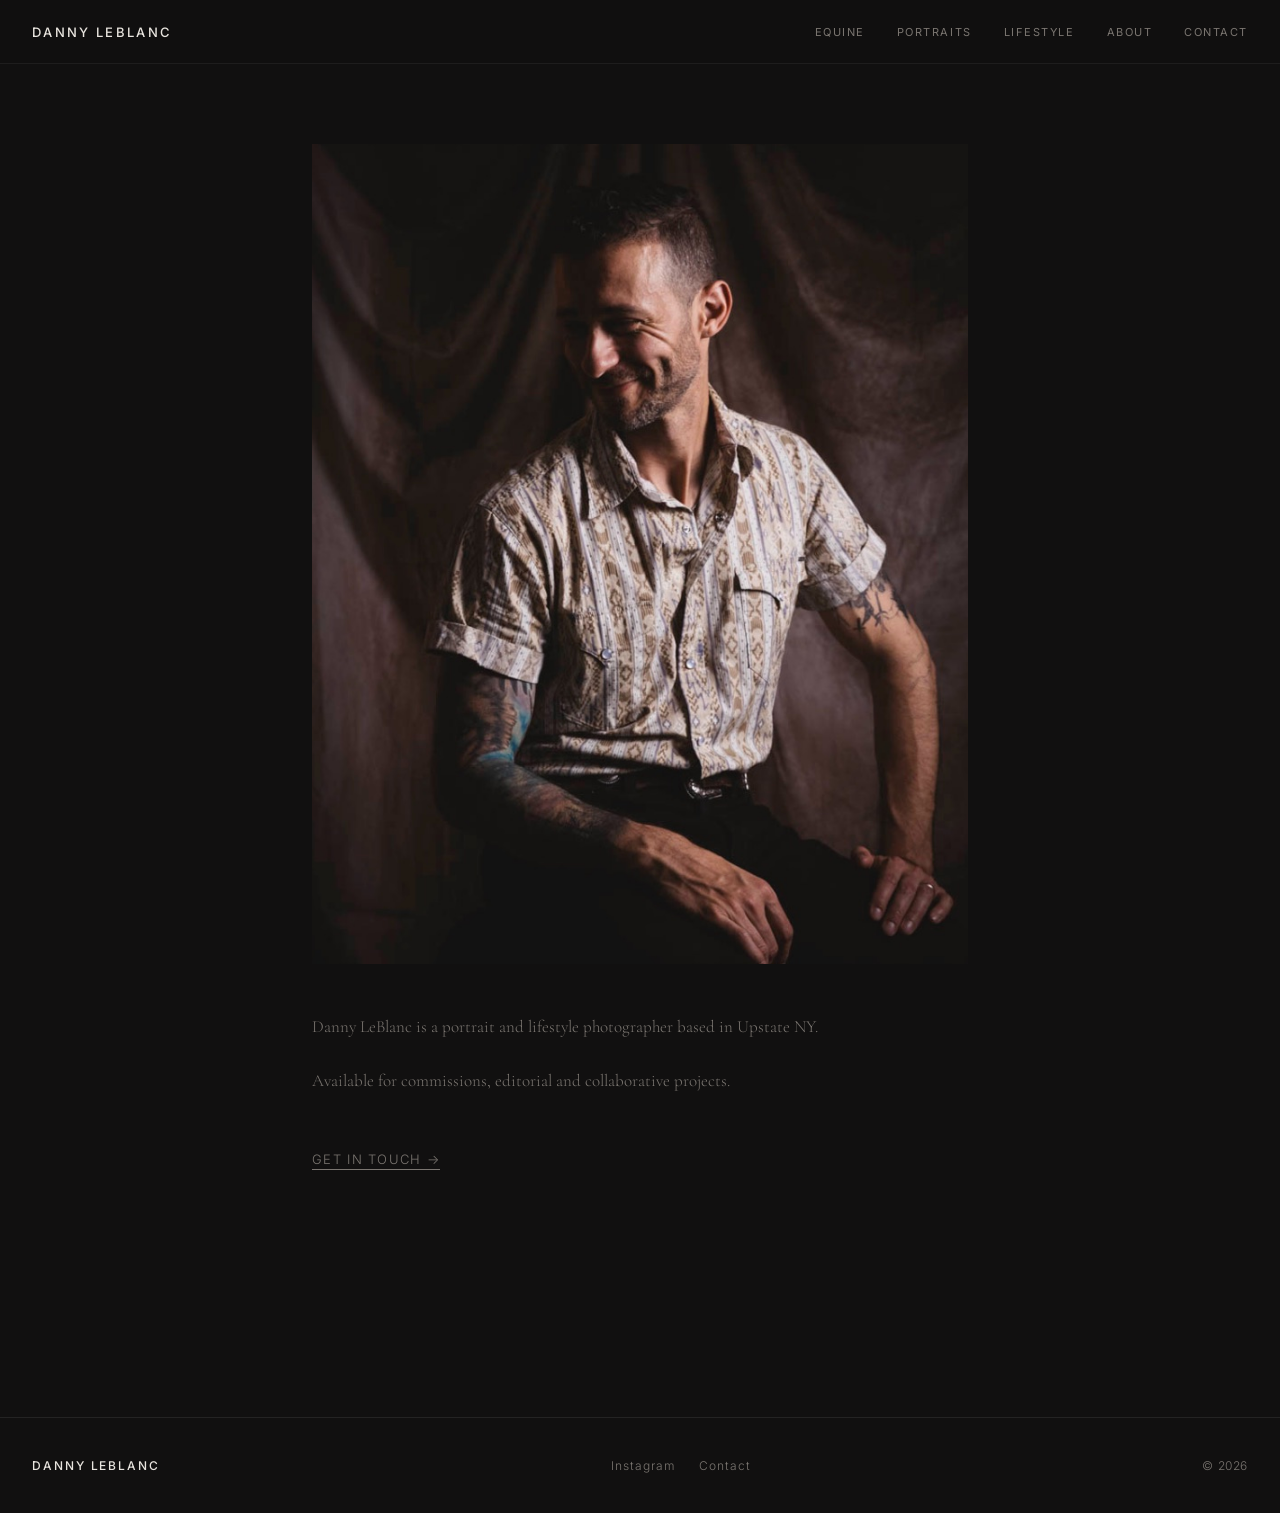
<file: about.html>
<!DOCTYPE html>
<html lang="en">
<head>
  <meta charset="UTF-8" />
  <meta name="viewport" content="width=device-width, initial-scale=1.0" />
  <title>About — Danny LeBlanc Photography</title>
  <link rel="stylesheet" href="css/style.css" />
  <link rel="preconnect" href="https://fonts.googleapis.com" />
  <link rel="preconnect" href="https://fonts.gstatic.com" crossorigin />
  <link href="https://fonts.googleapis.com/css2?family=Cormorant+Garamond:ital,wght@0,300;0,400;1,300;1,400&family=Inter:wght@300;400;500&display=swap" rel="stylesheet" />
  <link rel="icon" href="favicon.svg" type="image/svg+xml">
</head>
<body>

  <header id="site-header">
    <div class="header-inner">
      <a href="index.html" class="wordmark">DANNY LEBLANC</a>
      <nav class="primary-nav">
        <a href="index.html#equine" class="nav-link">EQUINE</a>
        <a href="index.html#portraits" class="nav-link">PORTRAITS</a>
        <a href="index.html#lifestyle" class="nav-link">LIFESTYLE</a>
        <a href="about.html" class="nav-link">ABOUT</a>
        <a href="contact.html" class="nav-link">CONTACT</a>
      </nav>
      <button class="hamburger" aria-label="Open menu" aria-expanded="false">
        <span></span><span></span><span></span>
      </button>
    </div>
  </header>

  <div class="mobile-nav" aria-hidden="true">
    <button class="mobile-nav-close" aria-label="Close menu">&times;</button>
    <nav>
      <a href="index.html#equine">Equine</a>
      <a href="index.html#portraits">Portraits</a>
      <a href="index.html#lifestyle">Lifestyle</a>
      <a href="about.html">About</a>
      <a href="contact.html">Contact</a>
    </nav>
  </div>

  <main>
    <div class="page-content">
<div class="page-portrait">
        <img
          src="images/portraits/western-shirt.jpg"
          alt="Danny LeBlanc"
        />
      </div>

      <p>
        Danny LeBlanc is a portrait and lifestyle photographer based in Upstate NY.
      </p>
      <p>
        Available for commissions, editorial and collaborative projects.
      </p>

      <p style="margin-top: 48px;">
        <a href="contact.html" style="border-bottom: 1px solid currentColor; padding-bottom: 2px; font-family: var(--sans); font-size: 13px; letter-spacing: 0.1em; text-transform: uppercase;">Get in touch &rarr;</a>
      </p>
    </div>
  </main>

  <footer>
    <div class="footer-inner">
      <span class="footer-name">DANNY LEBLANC</span>
      <div class="footer-links">
        <a href="https://instagram.com/" target="_blank" rel="noopener">Instagram</a>
        <a href="contact.html">Contact</a>
      </div>
      <span class="footer-copy">&copy; 2026</span>
    </div>
  </footer>

  <script src="js/main.js"></script>
</body>
</html>
</file>
<file: css/style.css>
/* ============================================================
   RESET & BASE
   ============================================================ */
*, *::before, *::after { box-sizing: border-box; margin: 0; padding: 0; }

:root {
  --white:   #e8e4de;
  --off:     #1a1a18;
  --mid:     #7a7570;
  --dark:    #e8e4de;
  --black:   #000000;
  --bg:      #111010;
  --gap:     4px;
  --nav-h:   64px;
  --serif:   'Cormorant Garamond', Georgia, serif;
  --sans:    'Inter', system-ui, sans-serif;
  --ease:    cubic-bezier(0.25, 0.46, 0.45, 0.94);
}

html { scroll-behavior: smooth; font-size: 16px; }

body {
  background: var(--bg);
  color: var(--dark);
  font-family: var(--sans);
  font-weight: 300;
  -webkit-font-smoothing: antialiased;
}

img { display: block; width: 100%; height: 100%; object-fit: cover; }
a   { color: inherit; text-decoration: none; }
figure { overflow: hidden; }

/* ============================================================
   HEADER
   ============================================================ */
#site-header {
  position: fixed;
  top: 0; left: 0; right: 0;
  z-index: 100;
  height: var(--nav-h);
  background: rgba(17, 16, 16, 0.92);
  backdrop-filter: blur(12px);
  -webkit-backdrop-filter: blur(12px);
  border-bottom: 1px solid rgba(255, 255, 255, 0.06);
  transition: background 0.3s var(--ease), border-color 0.3s var(--ease);
}

#site-header.scrolled {
  background: rgba(17, 16, 16, 0.98);
  border-color: rgba(255, 255, 255, 0.1);
}

.header-inner {
  max-width: 1400px;
  margin: 0 auto;
  padding: 0 32px;
  height: 100%;
  display: flex;
  align-items: center;
  justify-content: space-between;
}

.wordmark {
  font-family: var(--sans);
  font-size: 13px;
  font-weight: 500;
  letter-spacing: 0.18em;
  color: var(--dark);
  flex-shrink: 0;
}

.primary-nav {
  display: flex;
  gap: 32px;
  align-items: center;
}

.nav-link {
  font-family: var(--sans);
  font-size: 11px;
  font-weight: 400;
  letter-spacing: 0.14em;
  color: var(--mid);
  transition: color 0.2s;
  position: relative;
}

.nav-link::after {
  content: '';
  position: absolute;
  bottom: -3px; left: 0; right: 0;
  height: 1px;
  background: var(--white);
  transform: scaleX(0);
  transform-origin: left;
  transition: transform 0.25s var(--ease);
}

.nav-link:hover { color: var(--dark); }
.nav-link:hover::after { transform: scaleX(1); }

/* Hamburger */
.hamburger {
  display: none;
  flex-direction: column;
  justify-content: center;
  gap: 5px;
  width: 28px;
  height: var(--nav-h);
  background: none;
  border: none;
  cursor: pointer;
  padding: 0;
}
.hamburger span {
  display: block;
  width: 100%;
  height: 1px;
  background: var(--dark);
  transition: transform 0.3s var(--ease), opacity 0.3s;
}
.hamburger.open span:nth-child(1) { transform: translateY(6px) rotate(45deg); }
.hamburger.open span:nth-child(2) { opacity: 0; }
.hamburger.open span:nth-child(3) { transform: translateY(-6px) rotate(-45deg); }

/* ============================================================
   MOBILE NAV
   ============================================================ */
.mobile-nav {
  position: fixed;
  inset: 0;
  z-index: 90;
  background: var(--bg);
  display: flex;
  flex-direction: column;
  align-items: center;
  justify-content: center;
  gap: 0;
  opacity: 0;
  pointer-events: none;
  transition: opacity 0.35s var(--ease);
}
.mobile-nav.open { opacity: 1; pointer-events: all; }
.mobile-nav nav { display: flex; flex-direction: column; align-items: center; gap: 28px; }
.mobile-nav a {
  font-family: var(--serif);
  font-size: 32px;
  font-weight: 300;
  letter-spacing: 0.06em;
  color: var(--dark);
  transition: color 0.2s;
}
.mobile-nav a:hover { color: var(--mid); }
.mobile-nav-close {
  position: absolute;
  top: 20px; right: 32px;
  font-size: 28px;
  background: none;
  border: none;
  cursor: pointer;
  color: var(--dark);
  line-height: 1;
  padding: 8px;
}

/* ============================================================
   HERO
   ============================================================ */
.hero {
  margin-top: var(--nav-h);
  position: relative;
  width: 100%;
  height: calc(100vh - var(--nav-h));
  min-height: 500px;
  overflow: hidden;
  background: #1a1a18;
}

.hero-image-wrap {
  position: absolute;
  inset: 0;
}

.hero-img {
  width: 100%;
  height: 100%;
  object-fit: cover;
  object-position: center;
  transition: transform 8s var(--ease);
}

.hero:hover .hero-img { transform: scale(1.03); }

.hero-caption {
  position: absolute;
  bottom: 40px;
  left: 50%;
  transform: translateX(-50%);
  text-align: center;
}

.hero-tagline {
  font-family: var(--serif);
  font-size: clamp(18px, 2.5vw, 26px);
  font-weight: 300;
  font-style: italic;
  color: rgba(248, 246, 242, 0.75);
  letter-spacing: 0.06em;
}

/* ============================================================
   FULL-BLEED DIVIDER
   ============================================================ */
.full-bleed {
  width: 100%;
  height: clamp(320px, 45vw, 640px);
  overflow: hidden;
  background: #1a1a18;
}
.full-bleed img {
  width: 100%;
  height: 100%;
  object-fit: cover;
  transition: transform 0.6s var(--ease);
}
.full-bleed:hover img { transform: scale(1.02); }

/* ============================================================
   SECTION HEADERS
   ============================================================ */
.gallery-section {
  max-width: 1400px;
  margin: 0 auto;
  padding: 60px 0 0;
}

.section-header {
  display: flex;
  align-items: center;
  gap: 24px;
  margin-bottom: 20px;
  padding: 0 32px;
}

.section-header h2 {
  font-family: var(--serif);
  font-size: clamp(22px, 3vw, 32px);
  font-weight: 300;
  letter-spacing: 0.04em;
  color: var(--dark);
  white-space: nowrap;
}

.section-rule {
  flex: 1;
  height: 1px;
  background: rgba(255, 255, 255, 0.12);
}

/* ============================================================
   MASONRY GRIDS (CSS columns — true masonry, no blank spaces)
   ============================================================ */
.masonry-grid {
  column-gap: var(--gap);
}

.grid-3 { column-count: 3; }
.grid-2 { column-count: 2; }
.grid-4 { column-count: 4; }

/* Item sizing */
.grid-item {
  overflow: hidden;
  background: var(--bg);
  cursor: pointer;
  position: relative;
  break-inside: avoid;
  margin-bottom: var(--gap);
}
.grid-item::after {
  content: '';
  position: absolute;
  inset: 0;
  background: rgba(17, 16, 16, 0);
  transition: background 0.35s var(--ease);
}
.grid-item:hover::after { background: rgba(17, 16, 16, 0.08); }

.grid-item img {
  width: 100%;
  height: auto;
  display: block;
  object-fit: cover;
  transition: transform 0.6s var(--ease);
}
.grid-item:hover img { transform: scale(1.04); }

/* Span-full items break out of columns into their own full-width row */
.span-full {
  column-span: all;
  margin-bottom: var(--gap);
}

/* ============================================================
   FOOTER
   ============================================================ */
footer {
  margin-top: 100px;
  padding: 40px 32px;
  border-top: 1px solid rgba(255, 255, 255, 0.08);
}

.footer-inner {
  max-width: 1400px;
  margin: 0 auto;
  display: flex;
  align-items: center;
  justify-content: space-between;
  gap: 24px;
  flex-wrap: wrap;
}

.footer-name {
  font-family: var(--sans);
  font-size: 12px;
  font-weight: 500;
  letter-spacing: 0.16em;
  color: var(--dark);
}

.footer-links {
  display: flex;
  gap: 24px;
}

.footer-links a {
  font-size: 12px;
  letter-spacing: 0.08em;
  color: var(--mid);
  transition: color 0.2s;
}
.footer-links a:hover { color: var(--dark); }

.footer-copy {
  font-size: 12px;
  color: var(--mid);
  letter-spacing: 0.05em;
}

/* ============================================================
   LIGHTBOX
   ============================================================ */
.lightbox {
  position: fixed;
  inset: 0;
  z-index: 200;
  background: rgba(17, 16, 16, 0.96);
  display: flex;
  align-items: center;
  justify-content: center;
  opacity: 0;
  pointer-events: none;
  transition: opacity 0.3s var(--ease);
}
.lightbox.open {
  opacity: 1;
  pointer-events: all;
}

.lightbox-img-wrap {
  max-width: 90vw;
  max-height: 90vh;
  display: flex;
  align-items: center;
  justify-content: center;
}

.lightbox-img {
  max-width: 90vw;
  max-height: 90vh;
  width: auto;
  height: auto;
  object-fit: contain;
  display: block;
  transition: opacity 0.25s;
}

.lightbox-close,
.lightbox-prev,
.lightbox-next {
  position: absolute;
  background: none;
  border: none;
  color: rgba(248, 246, 242, 0.7);
  cursor: pointer;
  transition: color 0.2s;
  font-size: 20px;
  padding: 16px;
  line-height: 1;
}
.lightbox-close:hover,
.lightbox-prev:hover,
.lightbox-next:hover { color: var(--white); }

.lightbox-close { top: 20px; right: 28px; font-size: 28px; }
.lightbox-prev  { left: 20px; top: 50%; transform: translateY(-50%); font-size: 28px; }
.lightbox-next  { right: 20px; top: 50%; transform: translateY(-50%); font-size: 28px; }

/* ============================================================
   ABOUT & CONTACT PAGES
   ============================================================ */
.page-content {
  max-width: 720px;
  margin: 0 auto;
  padding: calc(var(--nav-h) + 80px) 32px 120px;
}

.page-content h1 {
  font-family: var(--serif);
  font-size: clamp(36px, 5vw, 56px);
  font-weight: 300;
  letter-spacing: 0.04em;
  margin-bottom: 40px;
}

.page-content p {
  font-size: 17px;
  line-height: 1.75;
  color: var(--mid);
  margin-bottom: 24px;
  font-family: var(--serif);
  font-weight: 300;
}

.page-portrait {
  width: 100%;
  aspect-ratio: 4 / 5;
  overflow: hidden;
  margin-bottom: 48px;
  background: var(--bg);
}

/* Contact form */
.contact-form { margin-top: 48px; }
.form-group { margin-bottom: 28px; }
.form-group label {
  display: block;
  font-size: 11px;
  letter-spacing: 0.14em;
  color: var(--mid);
  margin-bottom: 8px;
  text-transform: uppercase;
}
.form-group input,
.form-group textarea {
  width: 100%;
  border: none;
  border-bottom: 1px solid rgba(255, 255, 255, 0.15);
  background: transparent;
  padding: 10px 0;
  font-family: var(--serif);
  font-size: 18px;
  font-weight: 300;
  color: var(--dark);
  outline: none;
  transition: border-color 0.2s;
  resize: none;
}
.form-group input:focus,
.form-group textarea:focus { border-color: var(--white); }
.form-group textarea { height: 120px; }

.btn-submit {
  display: inline-block;
  padding: 14px 40px;
  background: var(--dark);
  color: var(--white);
  font-family: var(--sans);
  font-size: 11px;
  letter-spacing: 0.14em;
  text-transform: uppercase;
  border: none;
  cursor: pointer;
  transition: background 0.25s var(--ease);
}
.btn-submit:hover { background: var(--black); }

/* ============================================================
   RESPONSIVE
   ============================================================ */
@media (max-width: 1024px) {
  .grid-4 { column-count: 2; }
}

@media (max-width: 768px) {
  :root { --gap: 3px; }

  .primary-nav { display: none; }
  .hamburger   { display: flex; }

  .gallery-section { padding: 40px 0 0; }
  .section-header  { margin-bottom: 16px; padding: 0 16px; }

  .grid-3 { column-count: 2; }
  .grid-2 { column-count: 1; }
  .grid-4 { column-count: 2; }

  footer { padding: 32px 20px; }
  .footer-inner { flex-direction: column; align-items: flex-start; gap: 12px; }

  .header-inner { padding: 0 20px; }

  .lightbox-prev { left: 8px; }
  .lightbox-next { right: 8px; }
}

@media (max-width: 480px) {
  .grid-3 { column-count: 1; }
  .grid-4 { column-count: 1; }
}
</file>
